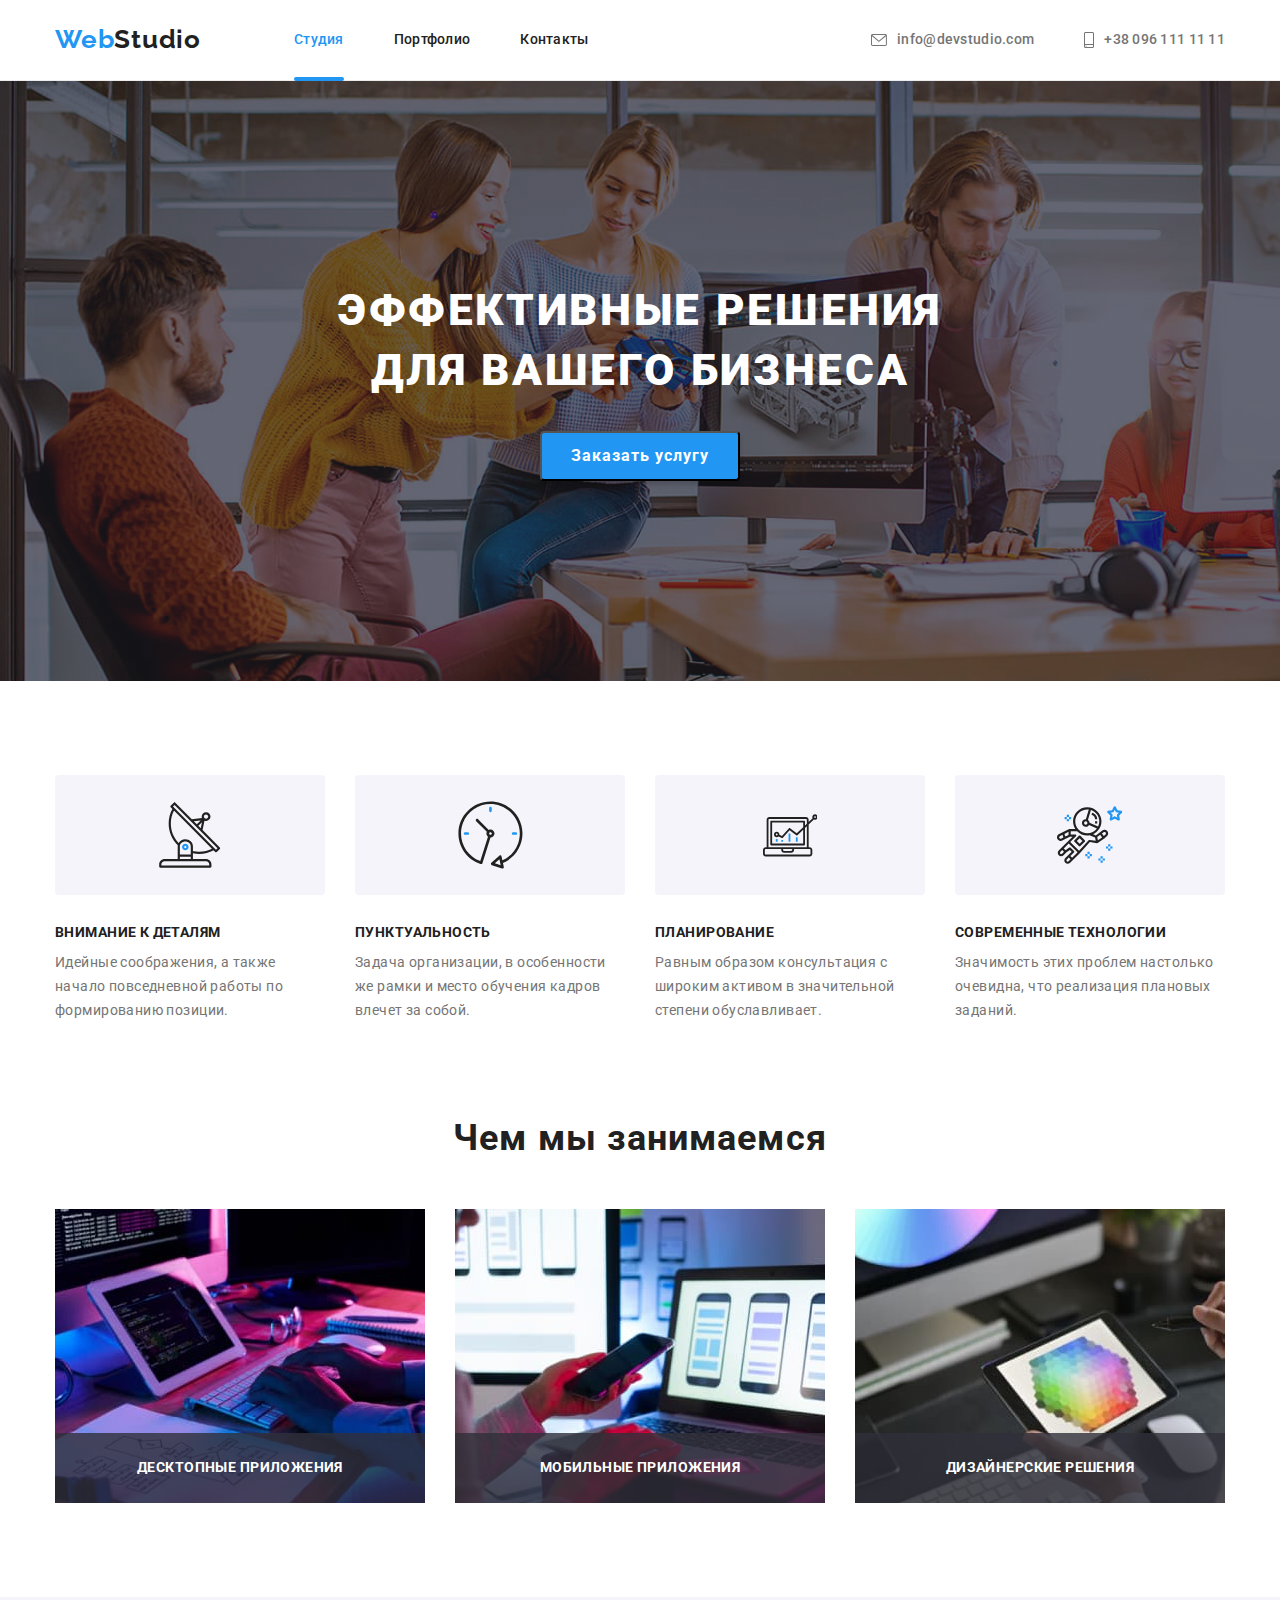
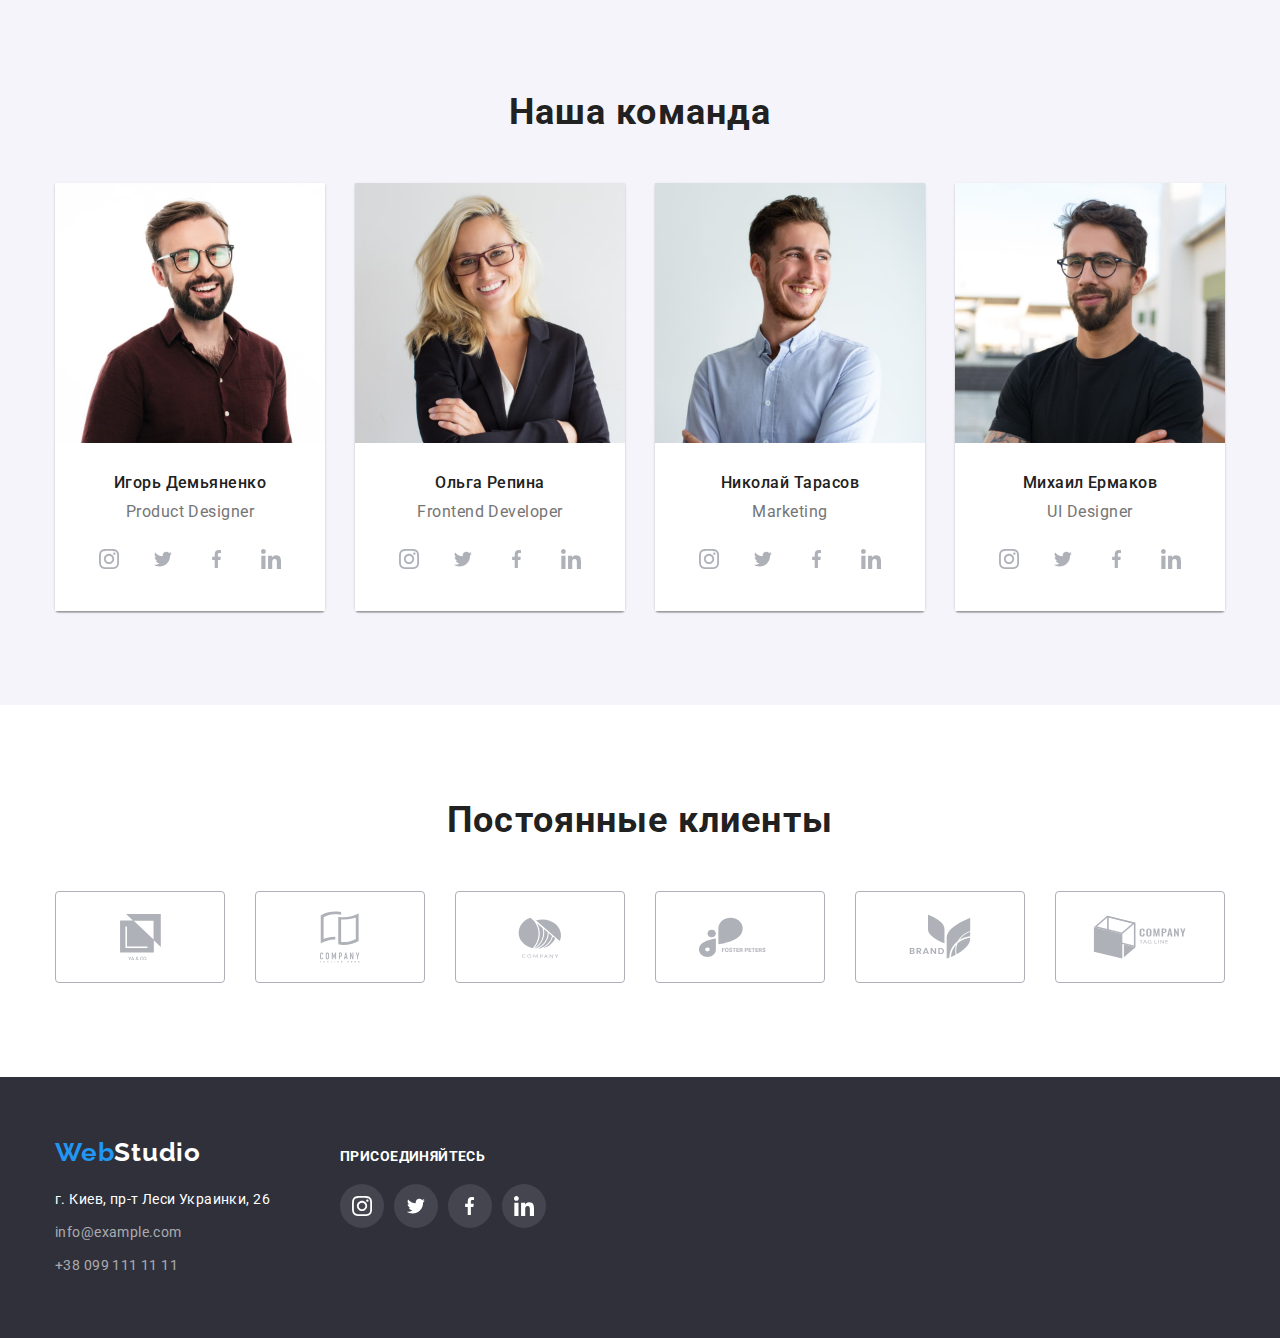
<file: index.html>
<!DOCTYPE html>
<html lang="en">
  <head>
    <meta charset="UTF-8" />
    <meta http-equiv="X-UA-Compatible" content="IE=edge" />
    <meta name="viewport" content="width=device-width, initial-scale=1.0" />
    <link rel="preconnect" href="https://fonts.googleapis.com" />
    <link rel="preconnect" href="https://fonts.gstatic.com" crossorigin />
    <link
      href="https://fonts.googleapis.com/css2?family=Raleway:wght@700&family=Roboto:wght@400;500;700;900&display=swap"
      rel="stylesheet"
    />
    <link
      rel="stylesheet"
      href="https://cdnjs.cloudflare.com/ajax/libs/modern-normalize/1.1.0/modern-normalize.min.css"
    />
    <link rel="stylesheet" href="./css/styles.css" />
    <title>Webstudio</title>
  </head>
  <body>
    <header class="header">
      <div class="container">
        <nav class="header-nav">
          <a href="./index.html" class="logo-link"><span class="logo-accent">Web</span>Studio</a>
          <ul class="nav-list">
            <li class="nav-item">
              <a href="./index.html" class="nav-link current-link">Студия</a>
            </li>
            <li class="nav-item">
              <a href="./portfolio.html" class="nav-link">Портфолио</a>
            </li>
            <li class="nav-item"><a href="" class="nav-link">Контакты</a></li>
          </ul>
          <ul class="contacts-list">
            <li class="contacts-item">
              <a href="mailto:info@devstudio.com" class="contacts-link">
                <svg class="header-icon" width="16px" height="12px">
                  <use href="./images/icons.svg#icon-mail"></use>
                </svg>
                info@devstudio.com
              </a>
            </li>
            <li class="contact-item">
              <a href="tel:+380961111111" class="contacts-link">
                <svg class="header-icon" width="10px" height="16px">
                  <use href="./images/icons.svg#icon-phone"></use></svg
                >+38 096 111 11 11
              </a>
            </li>
          </ul>
        </nav>
      </div>
    </header>
    <main>
      <!------------------------------ Герой ---------------------------------->
      <section class="section hero">
        <div class="container">
          <h1 class="hero-title">Эффективные решения <br />для вашего бизнеса</h1>
          <button data-modal-open type="button" class="button">Заказать услугу</button>
        </div>
      </section>

      <!------------------ Наши преимущества ---------------------------------->
      <section class="section">
        <div class="container">
          <ul class="features-list">
            <li class="features-item">
              <div class="icon-background">
                <svg width="65.32px" height="70px">
                  <use href="./images/icons.svg#icon-antenna"></use>
                </svg>
              </div>
              <h3 class="features-title">Внимание к деталям</h3>
              <p class="features-text">
                Идейные соображения, а также начало повседневной работы по формированию позиции.
              </p>
            </li>
            <li class="features-item">
              <div class="icon-background">
                <svg width="66.96px" height="70px">
                  <use href="./images/icons.svg#icon-clock"></use>
                </svg>
              </div>
              <h3 class="features-title">Пунктуальность</h3>
              <p class="features-text">
                Задача организации, в особенности же рамки и место обучения кадров влечет за собой.
              </p>
            </li>
            <li class="features-item">
              <div class="icon-background">
                <svg width="54.83px" height="60.66px">
                  <use href="./images/icons.svg#icon-diagram"></use>
                </svg>
              </div>
              <h3 class="features-title">Планирование</h3>
              <p class="features-text">
                Равным образом консультация с широким активом в значительной степени обуславливает.
              </p>
            </li>
            <li class="features-item">
              <div class="icon-background">
                <svg width="65.32px" height="70px">
                  <use href="./images/icons.svg#icon-astronaut"></use>
                </svg>
              </div>
              <h3 class="features-title">Современные технологии</h3>
              <p class="features-text">
                Значимость этих проблем настолько очевидна, что реализация плановых заданий.
              </p>
            </li>
          </ul>
        </div>
      </section>
      <!------------------------ Чем мы занимаемся ------------------------->
      <section class="section activity">
        <div class="container">
          <h2 class="section-title">Чем мы занимаемся</h2>
          <ul class="activity-list">
            <li class="activity-item">
              <img src="./images/img.jpg" alt="работа по блок схемам" width="370" height="294" />
              <div class="activity-thumb"><p class="thumb-text">Десктопные приложения</p></div>
            </li>
            <li class="activity-item">
              <img
                src="./images/img1.jpg"
                alt="разработка мобильного по"
                width="370"
                height="294"
              />
              <div class="activity-thumb"><p class="thumb-text">Мобильные приложения</p></div>
            </li>
            <li class="activity-item">
              <img
                src="./images/img2.jpg"
                alt="разработка дизайна проектов"
                width="370"
                height="294"
              />
              <div class="activity-thumb"><p class="thumb-text">Дизайнерские решения</p></div>
            </li>
          </ul>
        </div>
      </section>
      <!----------------------- Наша команда ------------------------------------>
      <section class="section team">
        <div class="container">
          <h2 class="section-title">Наша команда</h2>
          <ul class="team-list">
            <li class="team-item">
              <img
                src="./images/igor.jpg"
                alt="сотрудник игорь демьяненко"
                width="270"
                height="260"
                class="teammate-photo"
              />
              <div class="teammate-wrap">
                <h3 class="teammate-name">Игорь Демьяненко</h3>
                <p class="teammate-post">Product Designer</p>
                <ul class="social-list">
                  <li class="social-item">
                    <a href="" class="social-link"
                      ><svg class="social-icon" width="20px" height="20px">
                        <use href="./images/icons.svg#icon-instagram"></use></svg
                    ></a>
                  </li>
                  <li class="social-item">
                    <a href="" class="social-link"
                      ><svg class="social-icon" width="20px" height="16.25px">
                        <use href="./images/icons.svg#icon-twitter"></use></svg
                    ></a>
                  </li>
                  <li class="social-item">
                    <a href="" class="social-link"
                      ><svg class="social-icon" width="10px" height="20px">
                        <use href="./images/icons.svg#icon-facebook"></use></svg
                    ></a>
                  </li>
                  <li class="social-item">
                    <a href="" class="social-link"
                      ><svg class="social-icon" width="20px" height="20px">
                        <use href="./images/icons.svg#icon-linkedin"></use></svg
                    ></a>
                  </li>
                </ul>
              </div>
            </li>
            <li class="team-item">
              <img
                src="./images/olga.jpg"
                alt="сотрудник ольга репина"
                width="270"
                height="260"
                class="teammate-photo"
              />
              <div class="teammate-wrap">
                <h3 class="teammate-name">Ольга Репина</h3>
                <p class="teammate-post">Frontend Developer</p>
                <ul class="social-list">
                  <li class="social-item">
                    <a href="" class="social-link"
                      ><svg class="social-icon" width="20px" height="20px">
                        <use href="./images/icons.svg#icon-instagram"></use></svg
                    ></a>
                  </li>
                  <li class="social-item">
                    <a href="" class="social-link"
                      ><svg class="social-icon" width="20px" height="16.25px">
                        <use href="./images/icons.svg#icon-twitter"></use></svg
                    ></a>
                  </li>
                  <li class="social-item">
                    <a href="" class="social-link"
                      ><svg class="social-icon" width="10px" height="20px">
                        <use href="./images/icons.svg#icon-facebook"></use></svg
                    ></a>
                  </li>
                  <li class="social-item">
                    <a href="" class="social-link"
                      ><svg class="social-icon" width="20px" height="20px">
                        <use href="./images/icons.svg#icon-linkedin"></use></svg
                    ></a>
                  </li>
                </ul>
              </div>
            </li>
            <li class="team-item">
              <img
                src="./images/nikola.jpg"
                alt="сотрудник николай тарасов"
                width="270"
                height="260"
                class="teammate-photo"
              />
              <div class="teammate-wrap">
                <h3 class="teammate-name">Николай Тарасов</h3>
                <p class="teammate-post">Marketing</p>
                <ul class="social-list">
                  <li class="social-item">
                    <a href="" class="social-link"
                      ><svg class="social-icon" width="20px" height="20px">
                        <use href="./images/icons.svg#icon-instagram"></use></svg
                    ></a>
                  </li>
                  <li class="social-item">
                    <a href="" class="social-link"
                      ><svg class="social-icon" width="20px" height="16.25px">
                        <use href="./images/icons.svg#icon-twitter"></use></svg
                    ></a>
                  </li>
                  <li class="social-item">
                    <a href="" class="social-link"
                      ><svg class="social-icon" width="10px" height="20px">
                        <use href="./images/icons.svg#icon-facebook"></use></svg
                    ></a>
                  </li>
                  <li class="social-item">
                    <a href="" class="social-link"
                      ><svg class="social-icon" width="20px" height="20px">
                        <use href="./images/icons.svg#icon-linkedin"></use></svg
                    ></a>
                  </li>
                </ul>
              </div>
            </li>
            <li class="team-item">
              <img
                src="./images/mihail.jpg"
                alt="сотрудник михаил ермаков"
                width="270"
                height="260"
                class="teammate-photo"
              />
              <div class="teammate-wrap">
                <h3 class="teammate-name">Михаил Ермаков</h3>
                <p class="teammate-post">UI Designer</p>
                <ul class="social-list">
                  <li class="social-item">
                    <a href="" class="social-link"
                      ><svg class="social-icon" width="20px" height="20px">
                        <use href="./images/icons.svg#icon-instagram"></use></svg
                    ></a>
                  </li>
                  <li class="social-item">
                    <a href="" class="social-link"
                      ><svg class="social-icon" width="20px" height="16.25px">
                        <use href="./images/icons.svg#icon-twitter"></use></svg
                    ></a>
                  </li>
                  <li class="social-item">
                    <a href="" class="social-link"
                      ><svg class="social-icon" width="10px" height="20px">
                        <use href="./images/icons.svg#icon-facebook"></use></svg
                    ></a>
                  </li>
                  <li class="social-item">
                    <a href="" class="social-link"
                      ><svg class="social-icon" width="20px" height="20px">
                        <use href="./images/icons.svg#icon-linkedin"></use></svg
                    ></a>
                  </li>
                </ul>
              </div>
            </li>
          </ul>
        </div>
      </section>
      <section class="section">
        <div class="container">
          <h2 class="section-title">Постоянные клиенты</h2>
          <ul class="clients-list">
            <li class="clients-item">
              <a href="" class="clients-link">
                <svg class="clients-icon" width="41px" height="46.7px">
                  <use href="./images/icons.svg#icon-yaco"></use>
                </svg>
              </a>
            </li>
            <li class="clients-item">
              <a href="" class="clients-link">
                <svg class="clients-icon" width="40px" height="52px">
                  <use href="./images/icons.svg#icon-taglinehere"></use>
                </svg>
              </a>
            </li>
            <li class="clients-item">
              <a href="" class="clients-link">
                <svg class="clients-icon" width="43.46px" height="41.18px">
                  <use href="./images/icons.svg#icon-company"></use>
                </svg>
              </a>
            </li>
            <li class="clients-item">
              <a href="" class="clients-link">
                <svg class="clients-icon" width="84.44px" height="40.62px">
                  <use href="./images/icons.svg#icon-foresterpeters"></use>
                </svg>
              </a>
            </li>
            <li class="clients-item">
              <a href="" class="clients-link">
                <svg class="clients-icon" width="62.54px" height="45.43px">
                  <use href="./images/icons.svg#icon-brand"></use>
                </svg>
              </a>
            </li>
            <li class="clients-item">
              <a href="" class="clients-link">
                <svg class="clients-icon" width="93.79px" height="43.93px">
                  <use href="./images/icons.svg#icon-companytagline"></use>
                </svg>
              </a>
            </li>
          </ul>
        </div>
      </section>
    </main>
    <footer class="footer-section">
      <div class="container footer">
        <div class="address-wrapper">
          <a href="/" class="footer-logo"><span class="logo-accent">Web</span>Studio</a>
          <address class="address">
            г. Киев, пр-т Леси Украинки, 26
            <a href="mailto:info@example.com" class="footer-contacts">info@example.com</a>
            <a href="tel:+380991111111" class="footer-contacts">+38 099 111 11 11</a>
          </address>
        </div>
        <div class="slogan-wrap">
          <h3 class="footer-slogan">Присоединяйтесь</h3>
          <ul class="social-list footer">
            <li class="social-item">
              <a href="" class="social-link footer"
                ><svg class="social-icon" width="20px" height="20px">
                  <use href="./images/icons.svg#icon-instagram"></use></svg
              ></a>
            </li>
            <li class="social-item">
              <a href="" class="social-link footer"
                ><svg class="social-icon" width="20px" height="16.25px">
                  <use href="./images/icons.svg#icon-twitter"></use></svg
              ></a>
            </li>
            <li class="social-item">
              <a href="" class="social-link footer"
                ><svg class="social-icon" width="10px" height="20px">
                  <use href="./images/icons.svg#icon-facebook"></use></svg
              ></a>
            </li>
            <li class="social-item">
              <a href="" class="social-link footer"
                ><svg class="social-icon" width="20px" height="20px">
                  <use href="./images/icons.svg#icon-linkedin"></use></svg
              ></a>
            </li>
          </ul>
        </div>
      </div>
    </footer>
    <div data-modal class="backdrop is-hidden">
      <div class="modal">
        <button data-modal-close class="close-button">
          <svg width="11px" height="11px">
            <use href="./images/icons.svg#icon-modal-close-button"></use>
          </svg>
        </button>
      </div>
    </div>
    <script src="./js/modal.js"></script>
  </body>
</html>
</file>
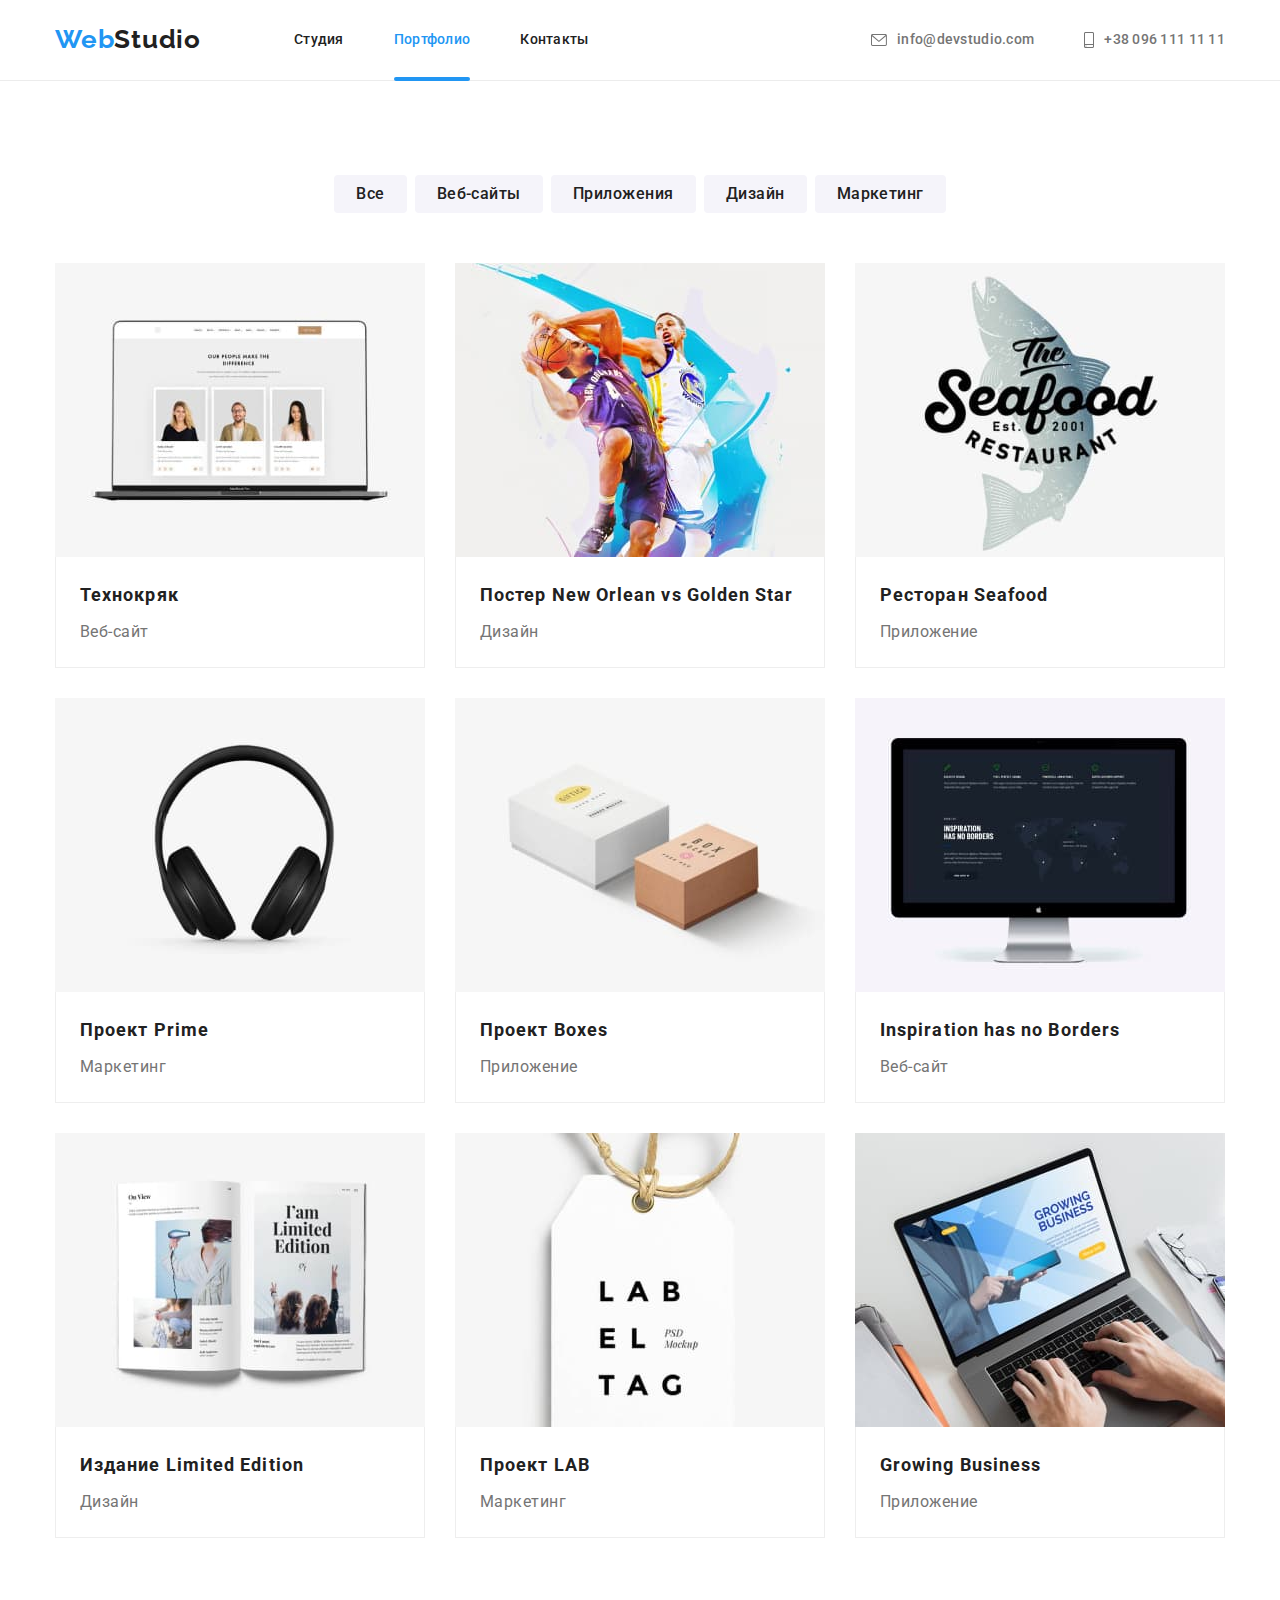
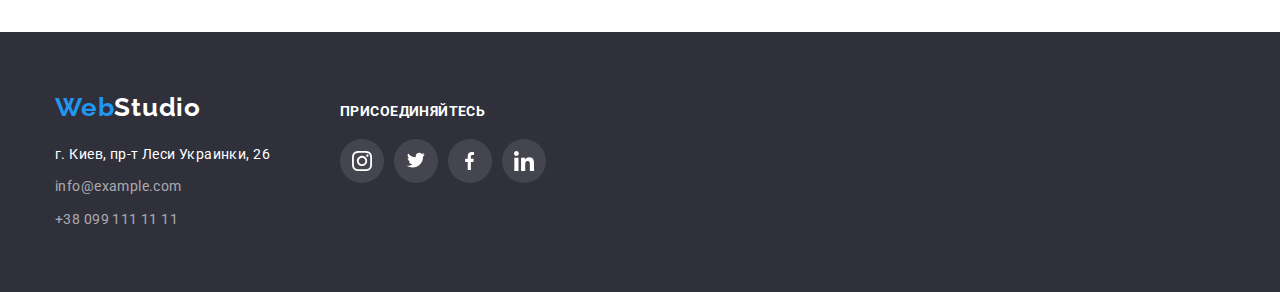
<file: portfolio.html>
<!DOCTYPE html>
<html lang="en">
  <head>
    <meta charset="UTF-8" />
    <meta http-equiv="X-UA-Compatible" content="IE=edge" />
    <meta name="viewport" content="width=device-width, initial-scale=1.0" />
    <link
      href="https://fonts.googleapis.com/css2?family=Raleway:wght@700&family=Roboto:wght@400;500;700;900&display=swap"
      rel="stylesheet"
    />
    <link
      rel="stylesheet"
      href="https://cdnjs.cloudflare.com/ajax/libs/modern-normalize/1.1.0/modern-normalize.min.css"
    />
    <link rel="stylesheet" href="./css/styles.css" />
    <title>Портфолио</title>
  </head>
  <body>
    <header class="header">
      <div class="container">
        <nav class="header-nav">
          <a href="./index.html" class="logo-link"><span class="logo-accent">Web</span>Studio</a>
          <ul class="nav-list">
            <li class="nav-item">
              <a href="./index.html" class="nav-link">Студия</a>
            </li>
            <li class="nav-item">
              <a href="./portfolio.html" class="nav-link current-link">Портфолио</a>
            </li>
            <li class="nav-item"><a href="" class="nav-link">Контакты</a></li>
          </ul>
          <ul class="contacts-list">
            <li class="contacts-item">
              <a href="mailto:info@devstudio.com" class="contacts-link">
                <svg class="header-icon" width="16px" height="12px">
                  <use href="./images/icons.svg#icon-mail"></use>
                </svg>
                info@devstudio.com
              </a>
            </li>
            <li class="contact-item">
              <a href="tel:+380961111111" class="contacts-link">
                <svg class="header-icon" width="10px" height="16px">
                  <use href="./images/icons.svg#icon-phone"></use></svg
                >+38 096 111 11 11
              </a>
            </li>
          </ul>
        </nav>
      </div>
    </header>
    <main>
      <!--Наши проэкты-->
      <section class="section">
        <div class="container">
          <!-- <h1>Наши проэкты</h1> -->
          <ul class="filter-list">
            <li class="filter-item"><button type="button" class="projects-button">Все</button></li>
            <li class="filter-item">
              <button type="button" class="projects-button">Веб-сайты</button>
            </li>
            <li class="filter-item">
              <button type="button" class="projects-button">Приложения</button>
            </li>
            <li class="filter-item">
              <button type="button" class="projects-button">Дизайн</button>
            </li>
            <li class="filter-item">
              <button type="button" class="projects-button">Маркетинг</button>
            </li>
          </ul>
          <ul class="projects-list">
            <li class="projects-item">
              <div class="projects-image-wrap">
                <img src="./images/laptop.jpg" alt="ноутбук" width="370" height="294" />
                <p class="image-text">
                  Ресурс предлагает комплексные предложения с разным уровнем функционала и сервисов.
                  Все это позволит посетителю получить исчерпывающие сведения о компании или частном
                  лице.
                </p>
              </div>
              <div class="projects-wrap">
                <h2 class="project-name">Технокряк</h2>
                <p class="project-type">Веб-сайт</p>
              </div>
            </li>
            <li class="projects-item">
              <div class="projects-image-wrap">
                <img
                  src="./images/basketball.jpg"
                  alt="баскетболисты с мячом"
                  width="370"
                  height="294"
                />
                <p class="image-text">
                  Ресурс предлагает комплексные предложения с разным уровнем функционала и сервисов.
                  Все это позволит посетителю получить исчерпывающие сведения о компании или частном
                  лице.
                </p>
              </div>
              <div class="projects-wrap">
                <h2 class="project-name">Постер New Orlean vs Golden Star</h2>
                <p class="project-type">Дизайн</p>
              </div>
            </li>
            <li class="projects-item">
              <div class="projects-image-wrap">
                <img
                  src="./images/seafood.jpg"
                  alt="рыба с названием ресторана"
                  width="370"
                  height="294"
                />
                <p class="image-text">
                  Ресурс предлагает комплексные предложения с разным уровнем функционала и сервисов.
                  Все это позволит посетителю получить исчерпывающие сведения о компании или частном
                  лице.
                </p>
              </div>
              <div class="projects-wrap">
                <h2 class="project-name">Ресторан Seafood</h2>
                <p class="project-type">Приложение</p>
              </div>
            </li>
            <li class="projects-item">
              <div class="projects-image-wrap">
                <img src="./images/earphones.jpg" alt="наушники" width="370" height="294" />
                <p class="image-text">
                  Ресурс предлагает комплексные предложения с разным уровнем функционала и сервисов.
                  Все это позволит посетителю получить исчерпывающие сведения о компании или частном
                  лице.
                </p>
              </div>
              <div class="projects-wrap">
                <h2 class="project-name">Проект Prime</h2>
                <p class="project-type">Маркетинг</p>
              </div>
            </li>
            <li class="projects-item">
              <div class="projects-image-wrap">
                <img src="./images/boxes.jpg" alt="две коробки" width="370" height="294" />
                <p class="image-text">
                  Ресурс предлагает комплексные предложения с разным уровнем функционала и сервисов.
                  Все это позволит посетителю получить исчерпывающие сведения о компании или частном
                  лице.
                </p>
              </div>
              <div class="projects-wrap">
                <h2 class="project-name">Проект Boxes</h2>
                <p class="project-type">Приложение</p>
              </div>
            </li>
            <li class="projects-item">
              <div class="projects-image-wrap">
                <img src="./images/inspiration.jpg" alt="монитор" width="370" height="294" />
                <p class="image-text">
                  Ресурс предлагает комплексные предложения с разным уровнем функционала и сервисов.
                  Все это позволит посетителю получить исчерпывающие сведения о компании или частном
                  лице.
                </p>
              </div>
              <div class="projects-wrap">
                <h2 class="project-name">Inspiration has no Borders</h2>
                <p class="project-type">Веб-сайт</p>
              </div>
            </li>
            <li class="projects-item">
              <div class="projects-image-wrap">
                <img src="./images/magazine.jpg" alt="журнал" width="370" height="294" />
                <p class="image-text">
                  Ресурс предлагает комплексные предложения с разным уровнем функционала и сервисов.
                  Все это позволит посетителю получить исчерпывающие сведения о компании или частном
                  лице.
                </p>
              </div>
              <div class="projects-wrap">
                <h2 class="project-name">Издание Limited Edition</h2>
                <p class="project-type">Дизайн</p>
              </div>
            </li>
            <li class="projects-item">
              <div class="projects-image-wrap">
                <img src="./images/lab.jpg" alt="бирка" width="370" height="294" />
                <p class="image-text">
                  Ресурс предлагает комплексные предложения с разным уровнем функционала и сервисов.
                  Все это позволит посетителю получить исчерпывающие сведения о компании или частном
                  лице.
                </p>
              </div>
              <div class="projects-wrap">
                <h2 class="project-name">Проект LAB</h2>
                <p class="project-type">Маркетинг</p>
              </div>
            </li>
            <li class="projects-item">
              <div class="projects-image-wrap">
                <img
                  src="./images/growing-business.jpg"
                  alt="печатает на ноутбуке"
                  width="370"
                  height="294"
                />
                <p class="image-text">
                  Ресурс предлагает комплексные предложения с разным уровнем функционала и сервисов.
                  Все это позволит посетителю получить исчерпывающие сведения о компании или частном
                  лице.
                </p>
              </div>
              <div class="projects-wrap">
                <h2 class="project-name">Growing Business</h2>
                <p class="project-type">Приложение</p>
              </div>
            </li>
          </ul>
        </div>
      </section>
    </main>
    <footer class="footer-section">
      <div class="container footer">
        <div class="address-wrapper">
          <a href="/" class="footer-logo"><span class="logo-accent">Web</span>Studio</a>
          <address class="address">
            г. Киев, пр-т Леси Украинки, 26
            <a href="mailto:info@example.com" class="footer-contacts">info@example.com</a>
            <a href="tel:+380991111111" class="footer-contacts">+38 099 111 11 11</a>
          </address>
        </div>
        <div class="slogan-wrap">
          <h3 class="footer-slogan">Присоединяйтесь</h3>
          <ul class="social-list footer">
            <li class="social-item">
              <a href="" class="social-link footer"
                ><svg class="social-icon" width="20px" height="20px">
                  <use href="./images/icons.svg#icon-instagram"></use></svg
              ></a>
            </li>
            <li class="social-item">
              <a href="" class="social-link footer"
                ><svg class="social-icon" width="20px" height="16.25px">
                  <use href="./images/icons.svg#icon-twitter"></use></svg
              ></a>
            </li>
            <li class="social-item">
              <a href="" class="social-link footer"
                ><svg class="social-icon" width="10px" height="20px">
                  <use href="./images/icons.svg#icon-facebook"></use></svg
              ></a>
            </li>
            <li class="social-item">
              <a href="" class="social-link footer"
                ><svg class="social-icon" width="20px" height="20px">
                  <use href="./images/icons.svg#icon-linkedin"></use></svg
              ></a>
            </li>
          </ul>
        </div>
      </div>
    </footer>
  </body>
</html>
</file>
<file: css/styles.css>
:root {
    --brand-color: #2196f3;
    --title-color: #212121;
    --text-color: #757575;
    --white-color: #ffffff;
    --contact-color: rgba(255, 255, 255, 0.6);
    --main-background: #ffffff;
    --secondary-background: #f5f4fa;
    --icon-color: #afb1b8;
    --transition-timing-function: cubic-bezier(0.4, 0, 0.2, 1);
    --transition-duration: 250ms;
}

body {
    color: var(--text-color);
    font-family: roboto, sans-serif;
}

ul {
    list-style: none;
    margin: 0px;
    padding: 0px;
}

h1,
h2,
h3,
h4,
h5,
h6 {
    margin: 0px;
}

p {
    margin: 0px;
    margin-block-start: 0px;
    margin-block-end: 0px;
}


img {
    display: block;
    max-width: 100%;
    height: auto;
}

.container {
    width: 1200px;
    margin: 0 auto;
    padding-left: 15px;
    padding-right: 15px;
}

/* Header */
.header {
    border-bottom: 1px solid #ececec;
}

.header-nav {
    display: flex;
    align-items: center;
}

.logo-accent {
    color: var(--brand-color);
}

.logo-link {
    display: block;
    padding-top: 24px;
    padding-bottom: 25px;
    margin-right: 93px;

    color: var(--title-color);

    font-family: Raleway, sans-serif;
    font-weight: 700;
    font-size: 26px;
    line-height: 1.19;
    letter-spacing: 0.03em;
    text-decoration: none;
}

.nav-list {
    display: flex;

    color: var(--title-color);

    font-weight: 500;
    font-size: 14px;
    line-height: 1.14;
    letter-spacing: 0.02em;
    list-style: none;
}

.nav-item:not(:last-child) {
    margin-right: 50px;
}

.nav-item {
    position: relative;
}

.nav-link {
    display: block;
    padding-top: 32px;
    padding-bottom: 32px;

    color: inherit;
    text-decoration: none;

    transition: color var(--transition-duration) var(--transition-timing-function);
}

.nav-link:hover,
.nav-link:focus,
.contacts-link:hover,
.contacts-link:focus {
    color: var(--brand-color);
}

.contacts-list {
    display: flex;
    margin-left: auto;
    align-items: center;
}

.contacts-item:not(:last-child) {
    margin-right: 50px;
}

.contacts-link {
    display: flex;
    padding-top: 32px;
    padding-bottom: 32px;
    align-items: center;
    color: var(--text-color);

    font-weight: 500;
    font-size: 14px;
    line-height: 1.14;
    letter-spacing: 0.02em;
    text-decoration: none;

    transition: color var(--transition-duration) var(--transition-timing-function);
}

.header-icon {
    margin-right: 10px;
    fill: currentColor;
}

.current-link {
    color: var(--brand-color);
}

.nav-link.current-link::after {
    position: absolute;
    content: '';
    left: 0;
    bottom: -1px;


    height: 4px;
    width: 100%;
    margin: 0;
    padding: 0;
    border-radius: 2px;
    background-color: var(--brand-color);
}

/* Hero */

.section.hero {
    max-width: 1600px;
    height: 600px;
    margin-left: auto;
    margin-right: auto;
    padding-top: 200px;
    padding-bottom: 200px;

    background-image: linear-gradient(to right, rgba(47, 48, 58, 0.4), rgba(47, 48, 58, 0.4)),
        url(../images/hero-img.png);

    background-size: cover;
    text-align: center;
}

.hero-title {
    margin-bottom: 30px;
    color: var(--white-color);

    font-weight: 900;
    font-size: 44px;
    line-height: 1.36;
    text-align: center;
    letter-spacing: 0.06em;
    text-transform: uppercase;
}

.button {
    display: inline-block;
    width: 200px;
    height: 50px;

    color: var(--white-color);
    background-color: var(--brand-color);
    border-radius: 4px;
    box-shadow: 0px 4px 4px rgba(0, 0, 0, 0.15);

    font-weight: 700;
    font-size: 16px;
    line-height: 1.88;
    text-align: center;
    letter-spacing: 0.06em;

    cursor: pointer;
}

/*Our features */
.section {
    padding-top: 94px;
    padding-bottom: 94px;
    background-color: var(--main-background);
}

.features-list {
    display: flex;
}

.features-item {
    width: 270px;
}

.features-item:not(:last-child) {
    margin-right: 30px;
}

.icon-background {
    display: flex;
    justify-content: center;
    align-items: center;
    width: 270px;
    height: 120px;
    margin-bottom: 30px;

    background: var(--secondary-background);
    border-radius: 4px;
}

.features-title {
    margin-bottom: 10px;
    color: var(--title-color);

    font-weight: 700;
    font-size: 14px;
    line-height: 1.14;
    letter-spacing: 0.03em;
    text-transform: uppercase;
}

.features-text {
    font-weight: 400;
    font-size: 14px;
    line-height: 1.71;
    letter-spacing: 0.03em;
}

/*Activity*/

.section.activity {
    padding-top: 0px;
}

.section-title {
    margin-bottom: 50px;
    color: var(--title-color);

    font-weight: 700;
    font-size: 36px;
    line-height: 1.17;
    text-align: center;
    letter-spacing: 0.03em;
}

.activity-list {
    display: flex;
}

.activity-item {
    position: relative;

    width: calc((100% - 60px) / 3);
}

.activity-item:not(:last-child) {
    margin-right: 30px;
}

.activity-thumb {
    position: absolute;
    left: 0;
    bottom: 0;

    display: flex;
    justify-content: center;
    align-items: center;

    width: 370px;
    height: 70px;

    background-color: rgba(47, 48, 58, 0.8);
}

.thumb-text {
    color: var(--white-color);
    font-weight: 700;
    text-transform: uppercase;
    letter-spacing: 0.03em;
    font-size: 14px;
    line-height: 1.14;
}

/* Team */
.team {
    background-color: var(--secondary-background);
}

.team-list {
    display: flex;
}

.team-item {
    width: calc((100%-90) / 4);
    margin-right: 30px;

    box-shadow: 0px 1px 3px rgba(0, 0, 0, 0.12), 0px 1px 1px rgba(0, 0, 0, 0.14),
        0px 2px 1px rgba(0, 0, 0, 0.2);
    border-radius: 0px 0px 4px 4px;
}

.team-item:nth-child(4n) {
    margin-right: 0px;
}

.teammate-wrap {
    padding-top: 30px;
    padding-bottom: 30px;

    background-color: var(--white-color);
}

.teammate-name {
    color: var(--title-color);

    font-weight: 500;
    font-size: 16px;
    line-height: 1.19;
    text-align: center;
    letter-spacing: 0.03em;
}

.teammate-post {
    margin-top: 10px;
    font-weight: 400;
    font-size: 16px;
    line-height: 1.19;
    text-align: center;
    letter-spacing: 0.03em;
}

.social-item:not(:last-child) {
    margin-right: 10px;
}

.social-list {
    display: flex;
    align-items: center;
    justify-content: center;

    margin-top: 16px;
}

.social-link {
    display: flex;
    align-items: center;
    justify-content: center;

    width: 44px;
    height: 44px;

    color: var(--icon-color);

    border-radius: 50%;

    transition: color var(--transition-duration) var(--transition-timing-function), background-color var(--transition-duration) var(--transition-timing-function);
}

.social-icon {
    fill: currentColor;
}

.social-link:hover,
.social-link:focus {
    color: var(--white-color);
    background-color: var(--brand-color);
}

.clients-list {
    display: flex;
    align-items: center;
    justify-content: center;
}

.clients-item:not(:last-child) {
    margin-right: 30px;
}

.clients-link {
    display: flex;
    align-items: center;
    justify-content: center;

    width: 170px;
    height: 92px;

    color: var(--icon-color);

    border: 1px solid #afb1b8;
    border-radius: 4px;

    transition: color var(--transition-duration) var(--transition-timing-function), border-color var(--transition-duration) var(--transition-timing-function);
}

.clients-icon {
    fill: currentColor;
}

.clients-link:hover,
.clients-link:focus {
    border-color: var(--brand-color);
    color: var(--brand-color);
}

/* Footer */
.footer-section {
    background-color: #2f303a;
    padding: 60px 0px;
}

.container.footer {
    display: flex;
    align-items: baseline;
}

.address-wrapper {
    margin-right: 70px;
}

.footer-logo {
    color: #ffffff;

    font-family: raleway, sans-serif;
    font-weight: 700;
    font-size: 26px;
    line-height: 1.19;
    letter-spacing: 0.03em;
    text-decoration: none;
}

.address {
    margin-top: 20px;

    color: #ffffff;

    font-style: normal;
    font-weight: 400;
    font-size: 14px;
    line-height: 1.71;
    letter-spacing: 0.03em;
}

.footer-contacts {
    display: block;
    margin-top: 9px;

    color: rgba(255, 255, 255, 0.6);
    text-decoration: none;

    transition: color var(--transition-duration) var(--transition-timing-function);
}

.footer-contacts:hover,
.footer-contacts:focus {
    color: var(--brand-color);
}

.footer-slogan {
    color: var(--white-color);
    font-weight: 700;
    font-size: 14px;
    line-height: 16px;
    text-transform: uppercase;
    letter-spacing: 0.03em;
}

.social-list.footer {
    display: flex;
    margin-top: 20px;
}

.social-link.footer {
    color: var(--white-color);
    background-color: rgba(255, 255, 255, 0.1);
    transition: background-color var(--transition-duration) var(--transition-timing-function);
}

.social-link.footer:hover,
.social-link.footer:focus {
    background-color: var(--brand-color);
}

/* Portfolio.html */
/*Projects */
.projects-button {
    color: var(--title-color);
    background-color: #f5f4fa;
    border: none;
    border-radius: 4px;

    font-weight: 500;
    font-size: 16px;
    line-height: 1.62;
    text-align: center;
    letter-spacing: 0.03em;
}

.filter-list {
    display: flex;
    justify-content: center;
}

.filter-item:not(:last-child) {
    margin-right: 8px;
}

.projects-button {
    padding: 6px 22px;
    transition: box-shadow var(--transition-duration) var(--transition-timing-function), background-color var(--transition-duration) var(--transition-timing-function), color var(--transition-duration) var(--transition-timing-function);
}

.projects-button:hover,
.projects-button:focus {
    color: var(--white-color);
    background-color: var(--brand-color);

    box-shadow: 0px 3px 1px rgba(0, 0, 0, 0.1), 0px 1px 2px rgba(0, 0, 0, 0.08),
        0px 2px 2px rgba(0, 0, 0, 0.12);

    cursor: pointer;
}

.projects-list {
    display: flex;
    flex-wrap: wrap;
    margin-top: 50px;
}

.projects-item {
    width: calc((100% - 60px) / 3);
    margin-right: 30px;
    margin-bottom: 30px;
    transition: box-shadow var(--transition-duration) var(--transition-timing-function);
}

.projects-item:hover,
.projects-item:focus {
    box-shadow: 0px 1px 1px rgba(0, 0, 0, 0.12), 0px 4px 4px rgba(0, 0, 0, 0.06),
        1px 4px 6px rgba(0, 0, 0, 0.16);

    cursor: pointer;
}

.projects-item:hover .image-text,
.projects-item:focus .image-text {
    transform: translate(0, -100%);

}

.projects-item:nth-last-child(-n + 3) {
    margin-bottom: 0px;
}

.projects-item:nth-child(3n) {
    margin-right: 0px;
}

.projects-image-wrap {
    position: relative;
    overflow: hidden;
}

.image-text {
    position: absolute;
    width: 100%;
    height: 100%;

    padding: 63px 24px;

    color: var(--white-color);
    background: rgba(33, 150, 243, 0.9);

    font-size: 18px;
    line-height: 1.56;
    letter-spacing: 0.03em;

    transition: transform var(--transition-duration) var(--transition-timing-function);
}

.projects-wrap {
    padding-top: 20px;
    padding-left: 24px;
    padding-bottom: 20px;
    border-bottom: 1px solid #eeeeee;
    border-left: 1px solid #eeeeee;
    border-right: 1px solid #eeeeee;
}

.project-name {
    color: var(--title-color);

    font-weight: 700;
    font-size: 18px;
    line-height: 2;
    letter-spacing: 0.06em;
}

.project-type {
    margin-top: 4px;
    font-weight: 400;
    font-size: 16px;
    line-height: 1.87;
    letter-spacing: 0.03em;
}

/* Модальное ОКНО */

.backdrop {
    position: fixed;
    top: 0;
    left: 0;

    width: 100%;
    height: 100%;

    opacity: 1;

    transition: opacity var(--transition-duration) var(--transition-timing-function);

    background: rgba(0, 0, 0, 0.2);
}

.backdrop.is-hidden {
    opacity: 0;
    pointer-events: none;
}

.backdrop.is-hidden .modal {
    transform: translate(-50%, -50%) scale(0.9);
}

.modal {
    position: absolute;
    top: 50%;
    left: 50%;
    transform: translate(-50%, -50%) scale(1.1);

    min-width: 528px;
    min-height: 581px;
    padding: 17px;

    background-color: var(--white-color);

    transition: transform var(--transition-duration) var(--transition-timing-function);
}

.close-button {
    position: absolute;
    top: 8px;
    right: 8px;

    width: 30px;
    height: 30px;

    background-color: var(--white-color);
    border: 1px solid rgba(0, 0, 0, 0.1);
    border-radius: 50%;
    cursor: pointer;

    transition: border-color var(--transition-duration) var(--transition-timing-function);
}

.close-button:hover,
.close-button:focus {
    border-color: var(--brand-color);
}
</file>
